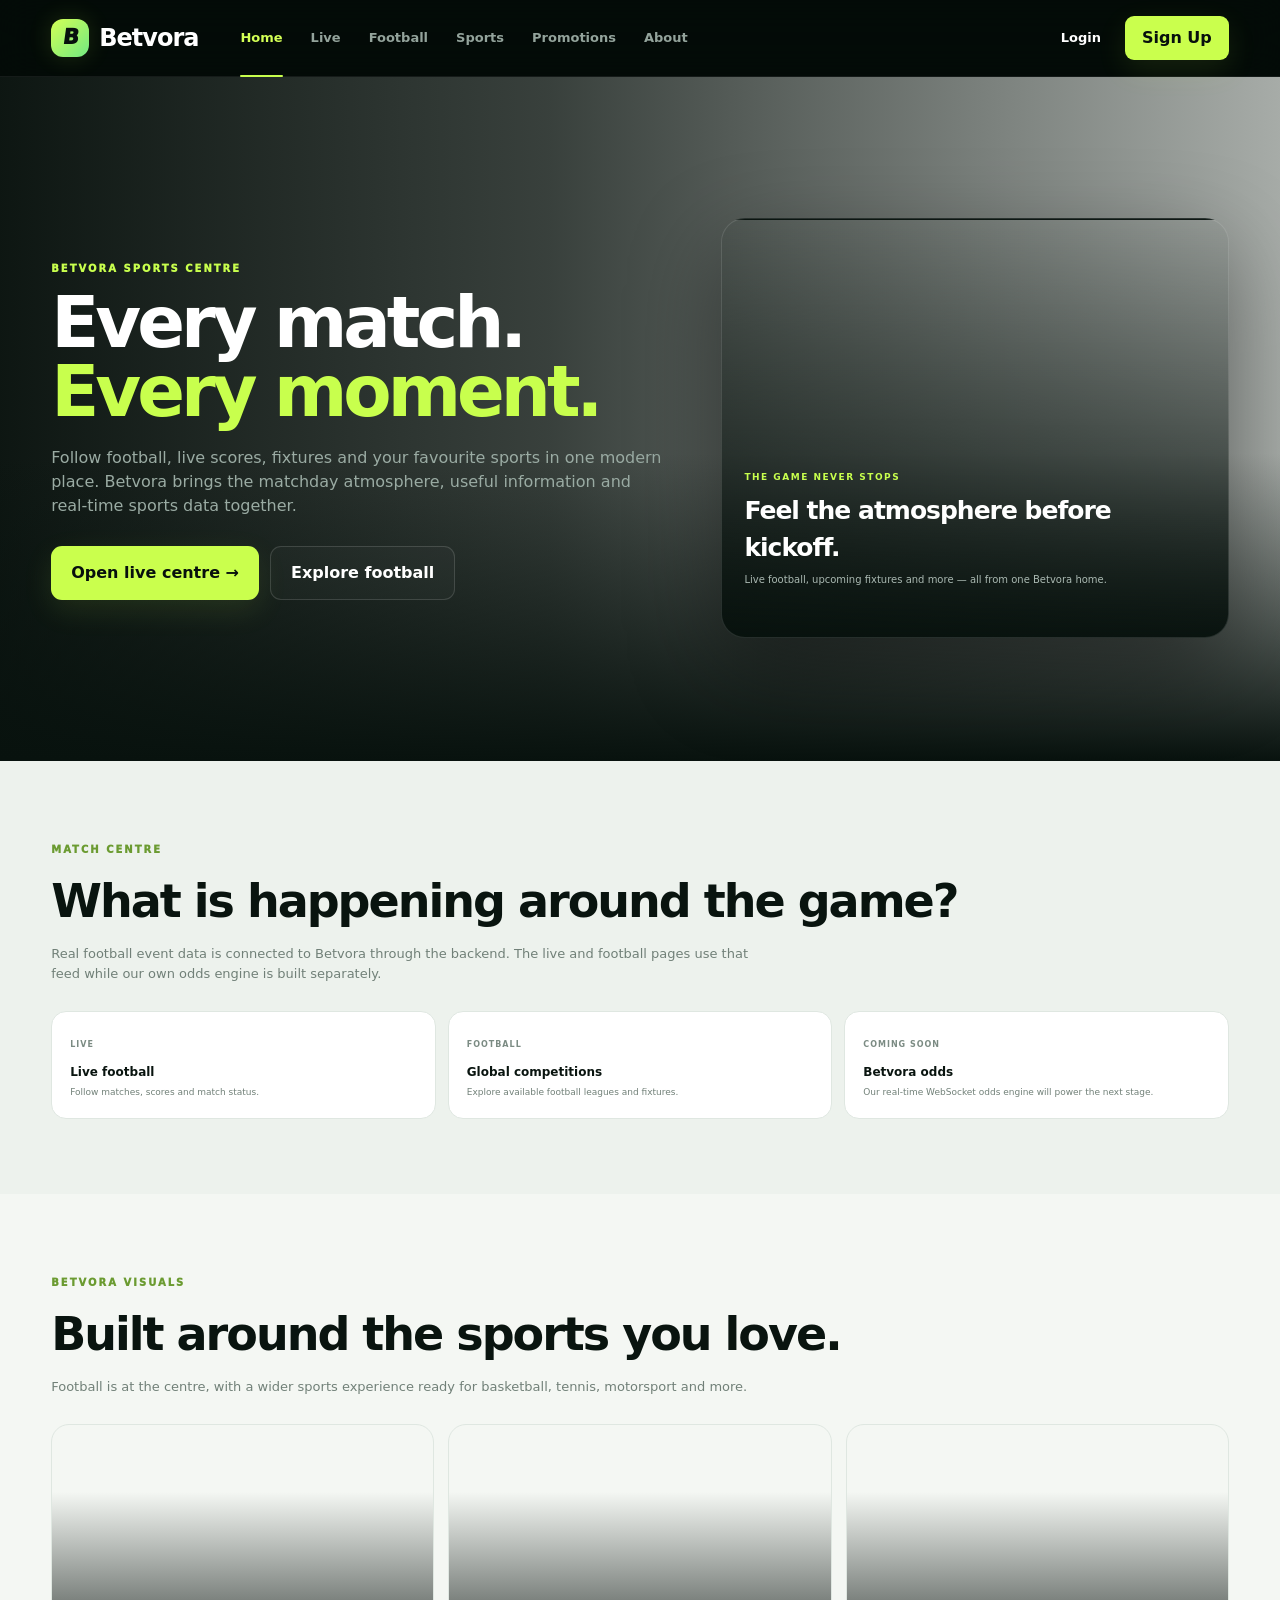
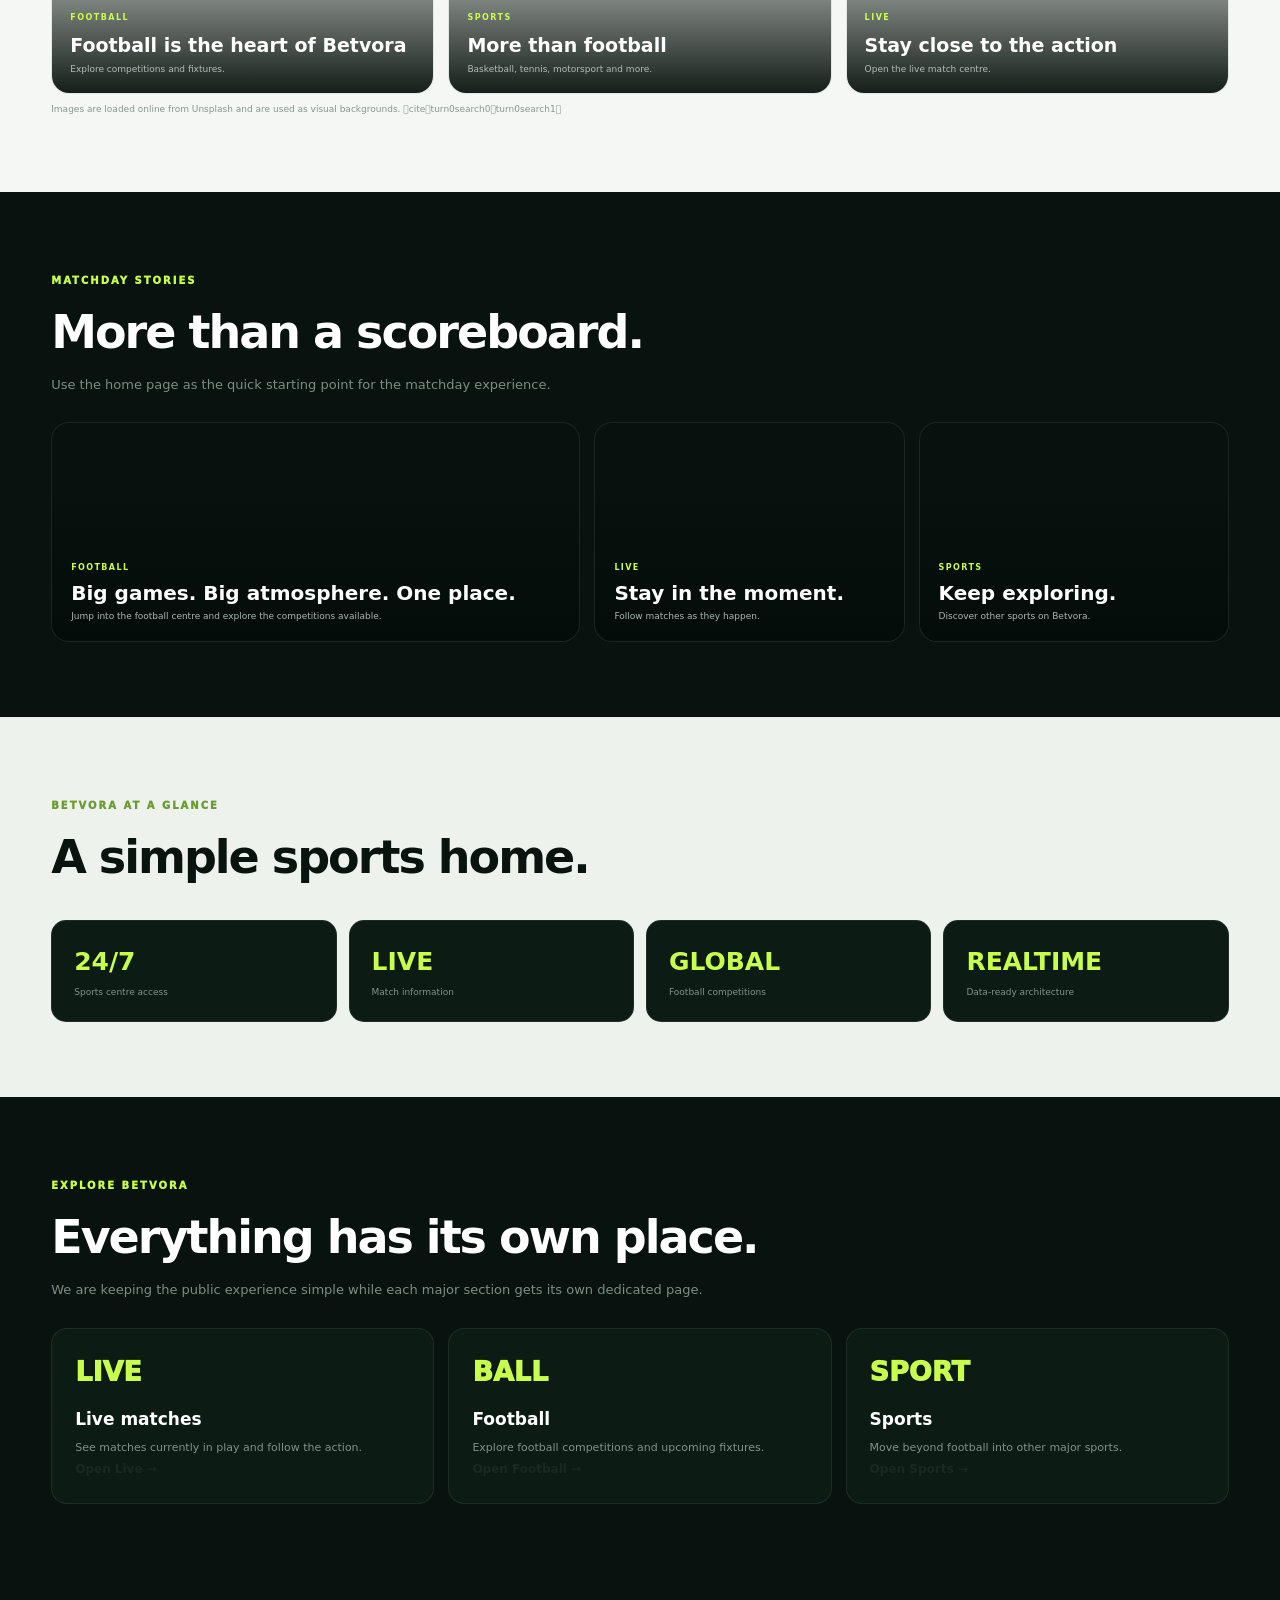
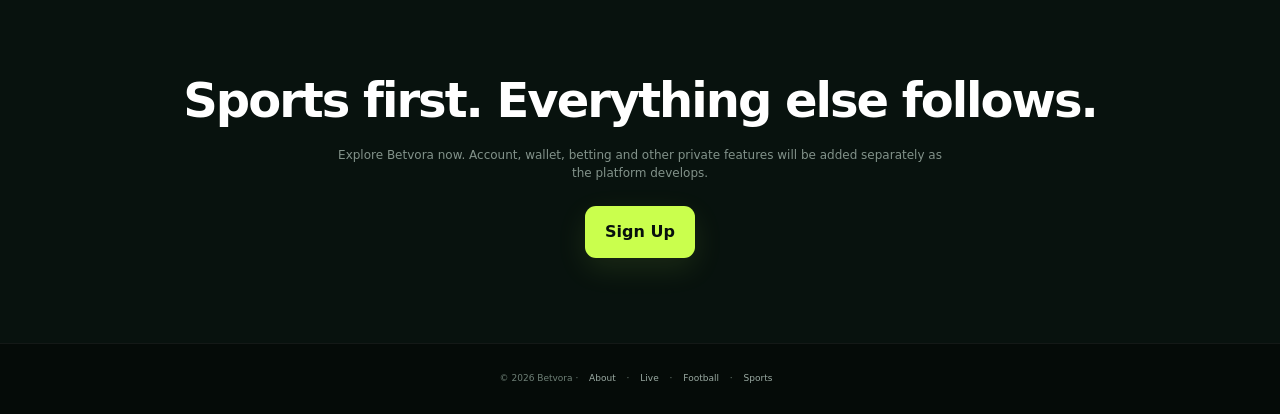
<file: index.html>
<!DOCTYPE html>
<html lang="en">
<head>
<meta charset="UTF-8">
<meta name="viewport" content="width=device-width, initial-scale=1.0">
<meta name="description" content="Betvora — modern live sports, football and match centre.">
<meta name="theme-color" content="#06110d">
<link rel="icon" type="image/svg+xml" href="favicon.svg">
<link rel="stylesheet" href="style.css">
<link rel="stylesheet" href="pages.css">
<title>Betvora — Home</title>
<style>
.home-hero{position:relative;overflow:hidden;background-image:linear-gradient(90deg,rgba(4,13,9,.96) 0%,rgba(4,13,9,.78) 43%,rgba(4,13,9,.32) 100%),url('https://images.unsplash.com/photo-1508098682722-e99c43a406b2?auto=format&fit=crop&w=2000&q=85');background-size:cover;background-position:center}.home-hero:after{content:"";position:absolute;inset:0;background:linear-gradient(180deg,transparent 55%,#08120e 100%);pointer-events:none}.home-hero>.container{position:relative;z-index:1}.home-visual{min-height:420px;border-radius:24px;overflow:hidden;position:relative;background-image:linear-gradient(180deg,rgba(6,16,12,.08),rgba(6,16,12,.94)),url('https://images.unsplash.com/photo-1579952363873-27f3bade9f55?auto=format&fit=crop&w=1200&q=85');background-size:cover;background-position:center;box-shadow:0 30px 90px rgba(0,0,0,.4);border:1px solid rgba(255,255,255,.12)}.home-visual-content{position:absolute;left:22px;right:22px;bottom:22px}.home-visual-content span{font-size:9px;color:#c8ff4d;font-weight:900;letter-spacing:1.5px}.home-visual-content h3{color:#fff;font-size:25px;letter-spacing:-1px;margin-top:5px}.home-visual-content p{color:#aab9b2;font-size:10px;margin-top:5px}.home-image-grid{display:grid;grid-template-columns:repeat(3,1fr);gap:14px}.home-image-card{height:270px;border-radius:18px;overflow:hidden;position:relative;background-size:cover;background-position:center;border:1px solid #dfe7e1;text-decoration:none}.home-image-card:after{content:"";position:absolute;inset:0;background:linear-gradient(180deg,transparent 25%,rgba(3,12,8,.92) 100%)}.home-image-card:nth-child(1){background-image:url('https://images.unsplash.com/photo-1553778263-73a83bab9b0c?auto=format&fit=crop&w=1000&q=82')}.home-image-card:nth-child(2){background-image:url('https://images.unsplash.com/photo-1518609878373-06d740f60d8b?auto=format&fit=crop&w=1000&q=82')}.home-image-card:nth-child(3){background-image:url('https://images.unsplash.com/photo-1461896836934-ffe607ba8211?auto=format&fit=crop&w=1000&q=82')}.home-image-card-content{position:absolute;z-index:1;left:18px;right:18px;bottom:17px;color:#fff}.home-image-card-content span{font-size:8px;color:#c8ff4d;font-weight:900;letter-spacing:1.5px}.home-image-card-content h3{font-size:19px;margin-top:4px}.home-image-card-content p{font-size:9px;color:#b1bdb7;margin-top:3px}.home-match-strip{display:grid;grid-template-columns:repeat(3,1fr);gap:12px}.home-match{background:#fff;border:1px solid #dfe7e1;border-radius:15px;padding:18px}.home-match small{color:#7b8b83;font-size:8px;font-weight:900;letter-spacing:1px}.home-match b{display:block;font-size:12px;margin-top:9px}.home-match span{display:block;color:#718078;font-size:9px;margin-top:5px}.home-news-grid{display:grid;grid-template-columns:1.45fr .85fr .85fr;gap:14px}.home-news-card{min-height:220px;border-radius:18px;overflow:hidden;position:relative;background-size:cover;background-position:center;text-decoration:none;border:1px solid rgba(255,255,255,.08)}.home-news-card:after{content:"";position:absolute;inset:0;background:linear-gradient(180deg,rgba(0,0,0,.05) 25%,rgba(3,12,8,.94) 100%)}.home-news-card:nth-child(1){background-image:url('https://images.unsplash.com/photo-1508098682722-e99c43a406b2?auto=format&fit=crop&w=1200&q=82')}.home-news-card:nth-child(2){background-image:url('https://images.unsplash.com/photo-1552674605-db6ffd4facb5?auto=format&fit=crop&w=900&q=82')}.home-news-card:nth-child(3){background-image:url('https://images.unsplash.com/photo-1461896836934-ffe607ba8211?auto=format&fit=crop&w=900&q=82')}.home-news-content{position:absolute;z-index:1;left:19px;right:19px;bottom:18px;color:#fff}.home-news-content span{font-size:8px;color:#c8ff4d;font-weight:900;letter-spacing:1.4px}.home-news-content h3{font-size:20px;line-height:1.1;margin-top:5px}.home-news-content p{font-size:9px;color:#aab8b1;margin-top:6px}.home-stat-row{display:grid;grid-template-columns:repeat(4,1fr);gap:12px}.home-stat{padding:22px;border:1px solid rgba(255,255,255,.08);border-radius:15px;background:#0d1b15}.home-stat strong{display:block;color:#c8ff4d;font-size:25px}.home-stat span{display:block;color:#82938a;font-size:9px;margin-top:5px}.home-image-note{margin-top:9px;color:#87968f;font-size:9px}.home-image-note a{color:#6b9b31}@media(max-width:850px){.home-image-grid,.home-news-grid{grid-template-columns:1fr}.home-match-strip,.home-stat-row{grid-template-columns:1fr 1fr}.home-visual{min-height:320px}}@media(max-width:600px){.home-match-strip,.home-stat-row{grid-template-columns:1fr}.home-hero{background-position:65% center}.home-hero .page-hero-grid{grid-template-columns:1fr}}
</style>
</head>
<body>
<header class="site-header"><div class="container nav-wrap"><a class="brand" href="index.html"><span class="brand-mark"><span>B</span></span><span>Betvora</span></a><nav class="desktop-nav"><a class="active" href="index.html">Home</a><a href="live.html">Live</a><a href="football.html">Football</a><a href="sports.html">Sports</a><a href="promotions.html">Promotions</a><a href="about.html">About</a></nav><div class="nav-actions"><a class="login-btn" href="login.html">Login</a><a class="primary-btn small" href="register.html">Sign Up</a></div><button class="menu-btn" id="menuBtn">☰</button></div><nav class="mobile-nav" id="mobileNav"><a href="index.html">Home</a><a href="live.html">Live</a><a href="football.html">Football</a><a href="sports.html">Sports</a><a href="promotions.html">Promotions</a><a href="about.html">About</a></nav></header>
<main class="page-main">
<section class="page-hero home-hero" style="min-height:76vh;display:grid;align-items:center"><div class="container page-hero-grid"><div><span class="page-kicker">BETVORA SPORTS CENTRE</span><h1>Every match.<br><span>Every moment.</span></h1><p>Follow football, live scores, fixtures and your favourite sports in one modern place. Betvora brings the matchday atmosphere, useful information and real-time sports data together.</p><div class="hero-actions"><a class="primary-btn" href="live.html">Open live centre →</a><a class="ghost-btn" href="football.html">Explore football</a></div></div><div class="home-visual"><div class="home-visual-content"><span>THE GAME NEVER STOPS</span><h3>Feel the atmosphere before kickoff.</h3><p>Live football, upcoming fixtures and more — all from one Betvora home.</p></div></div></div></section>
<section class="page-section alt"><div class="container"><div class="page-heading"><span class="page-kicker">MATCH CENTRE</span><h2>What is happening around the game?</h2><p>Real football event data is connected to Betvora through the backend. The live and football pages use that feed while our own odds engine is built separately.</p></div><div class="home-match-strip"><div class="home-match"><small>LIVE</small><b>Live football</b><span>Follow matches, scores and match status.</span></div><div class="home-match"><small>FOOTBALL</small><b>Global competitions</b><span>Explore available football leagues and fixtures.</span></div><div class="home-match"><small>COMING SOON</small><b>Betvora odds</b><span>Our real-time WebSocket odds engine will power the next stage.</span></div></div></div></section>
<section class="page-section"><div class="container"><div class="page-heading"><span class="page-kicker">BETVORA VISUALS</span><h2>Built around the sports you love.</h2><p>Football is at the centre, with a wider sports experience ready for basketball, tennis, motorsport and more.</p></div><div class="home-image-grid"><a class="home-image-card" href="football.html"><div class="home-image-card-content"><span>FOOTBALL</span><h3>Football is the heart of Betvora</h3><p>Explore competitions and fixtures.</p></div></a><a class="home-image-card" href="sports.html"><div class="home-image-card-content"><span>SPORTS</span><h3>More than football</h3><p>Basketball, tennis, motorsport and more.</p></div></a><a class="home-image-card" href="live.html"><div class="home-image-card-content"><span>LIVE</span><h3>Stay close to the action</h3><p>Open the live match centre.</p></div></a></div><p class="home-image-note">Images are loaded online from Unsplash and are used as visual backgrounds. citeturn0search0turn0search1</p></div></section>
<section class="page-section dark"><div class="container"><div class="page-heading"><span class="page-kicker">MATCHDAY STORIES</span><h2>More than a scoreboard.</h2><p>Use the home page as the quick starting point for the matchday experience.</p></div><div class="home-news-grid"><a class="home-news-card" href="football.html"><div class="home-news-content"><span>FOOTBALL</span><h3>Big games. Big atmosphere. One place.</h3><p>Jump into the football centre and explore the competitions available.</p></div></a><a class="home-news-card" href="live.html"><div class="home-news-content"><span>LIVE</span><h3>Stay in the moment.</h3><p>Follow matches as they happen.</p></div></a><a class="home-news-card" href="sports.html"><div class="home-news-content"><span>SPORTS</span><h3>Keep exploring.</h3><p>Discover other sports on Betvora.</p></div></a></div></div></section>
<section class="page-section alt"><div class="container"><div class="page-heading"><span class="page-kicker">BETVORA AT A GLANCE</span><h2>A simple sports home.</h2></div><div class="home-stat-row"><div class="home-stat"><strong>24/7</strong><span>Sports centre access</span></div><div class="home-stat"><strong>LIVE</strong><span>Match information</span></div><div class="home-stat"><strong>GLOBAL</strong><span>Football competitions</span></div><div class="home-stat"><strong>REALTIME</strong><span>Data-ready architecture</span></div></div></div></section>
<section class="page-section dark"><div class="container"><div class="page-heading"><span class="page-kicker">EXPLORE BETVORA</span><h2>Everything has its own place.</h2><p>We are keeping the public experience simple while each major section gets its own dedicated page.</p></div><div class="card-grid"><article class="info-card"><div class="info-number">LIVE</div><h3>Live matches</h3><p>See matches currently in play and follow the action.</p><a class="text-link" href="live.html">Open Live →</a></article><article class="info-card"><div class="info-number">BALL</div><h3>Football</h3><p>Explore football competitions and upcoming fixtures.</p><a class="text-link" href="football.html">Open Football →</a></article><article class="info-card"><div class="info-number">SPORT</div><h3>Sports</h3><p>Move beyond football into other major sports.</p><a class="text-link" href="sports.html">Open Sports →</a></article></div></div></section>
<section class="page-cta"><div class="container"><h2>Sports first. Everything else follows.</h2><p>Explore Betvora now. Account, wallet, betting and other private features will be added separately as the platform develops.</p><a class="primary-btn" href="register.html">Sign Up</a></div></section>
</main>
<footer class="simple-footer">© 2026 Betvora · <a href="about.html">About</a> · <a href="live.html">Live</a> · <a href="football.html">Football</a> · <a href="sports.html">Sports</a></footer>
<script src="script.js"></script>
</body></html>
</file>
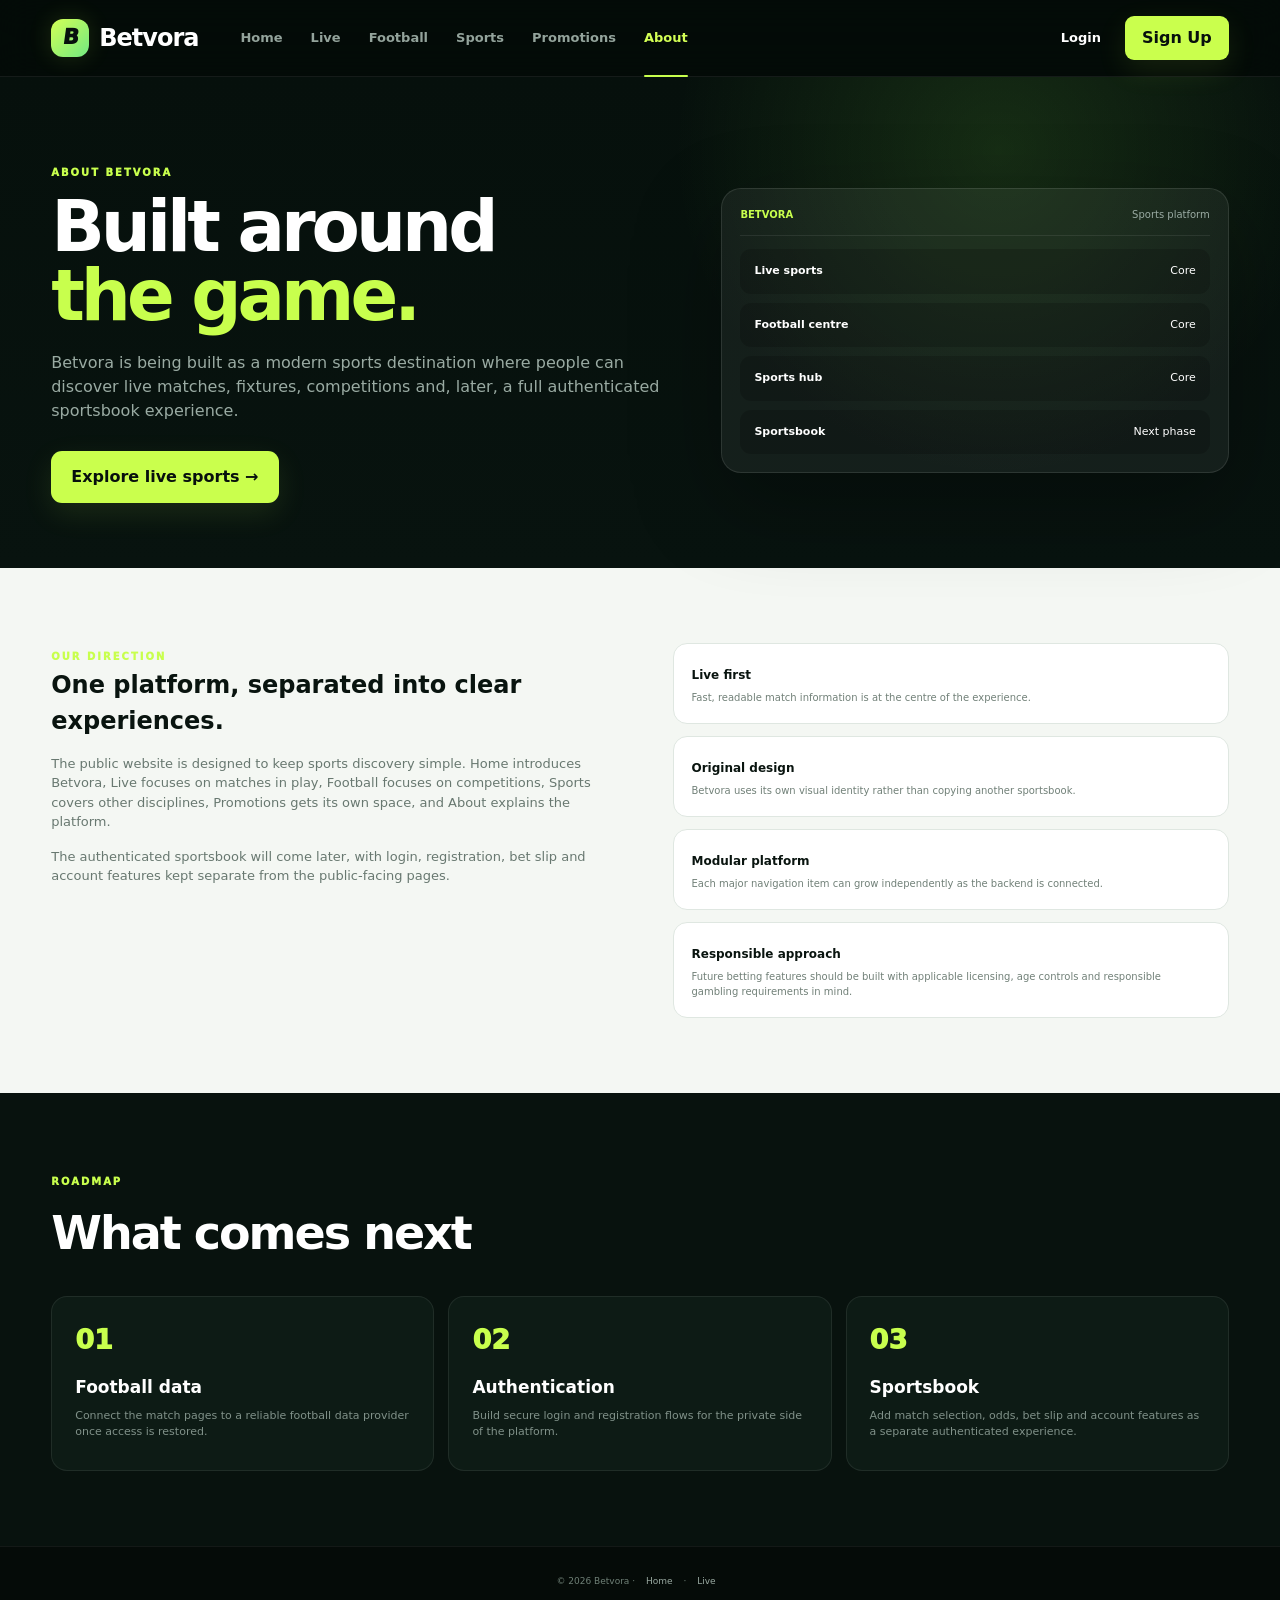
<file: about.html>
<!DOCTYPE html>
<html lang="en"><head><meta charset="UTF-8"><meta name="viewport" content="width=device-width, initial-scale=1.0"><meta name="description" content="About Betvora — the sports and match centre platform."><link rel="icon" href="favicon.svg"><link rel="stylesheet" href="style.css"><link rel="stylesheet" href="pages.css"><title>Betvora — About</title></head>
<body><header class="site-header"><div class="container nav-wrap"><a class="brand" href="index.html"><span class="brand-mark"><span>B</span></span><span>Betvora</span></a><nav class="desktop-nav"><a href="index.html">Home</a><a href="live.html">Live</a><a href="football.html">Football</a><a href="sports.html">Sports</a><a href="promotions.html">Promotions</a><a class="active" href="about.html">About</a></nav><div class="nav-actions"><a class="login-btn" href="login.html">Login</a><a class="primary-btn small" href="register.html">Sign Up</a></div><button class="menu-btn" id="menuBtn">☰</button></div><nav class="mobile-nav" id="mobileNav"><a href="index.html">Home</a><a href="live.html">Live</a><a href="football.html">Football</a><a href="sports.html">Sports</a><a href="promotions.html">Promotions</a><a href="about.html">About</a></nav></header>
<main class="page-main"><section class="page-hero"><div class="container page-hero-grid"><div><span class="page-kicker">ABOUT BETVORA</span><h1>Built around<br><span>the game.</span></h1><p>Betvora is being built as a modern sports destination where people can discover live matches, fixtures, competitions and, later, a full authenticated sportsbook experience.</p><a class="primary-btn" href="live.html">Explore live sports →</a></div><div class="page-panel"><div class="page-panel-title"><b>BETVORA</b><span>Sports platform</span></div><div class="page-list"><div class="page-list-row"><strong>Live sports</strong><span>Core</span></div><div class="page-list-row"><strong>Football centre</strong><span>Core</span></div><div class="page-list-row"><strong>Sports hub</strong><span>Core</span></div><div class="page-list-row"><strong>Sportsbook</strong><span>Next phase</span></div></div></div></div></section>
<section class="page-section"><div class="container about-grid"><div class="about-copy"><span class="page-kicker">OUR DIRECTION</span><h2>One platform, separated into clear experiences.</h2><p>The public website is designed to keep sports discovery simple. Home introduces Betvora, Live focuses on matches in play, Football focuses on competitions, Sports covers other disciplines, Promotions gets its own space, and About explains the platform.</p><p>The authenticated sportsbook will come later, with login, registration, bet slip and account features kept separate from the public-facing pages.</p></div><div class="value-list"><div class="value-item"><b>Live first</b><p>Fast, readable match information is at the centre of the experience.</p></div><div class="value-item"><b>Original design</b><p>Betvora uses its own visual identity rather than copying another sportsbook.</p></div><div class="value-item"><b>Modular platform</b><p>Each major navigation item can grow independently as the backend is connected.</p></div><div class="value-item"><b>Responsible approach</b><p>Future betting features should be built with applicable licensing, age controls and responsible gambling requirements in mind.</p></div></div></div></section>
<section class="page-section dark"><div class="container"><div class="page-heading"><span class="page-kicker">ROADMAP</span><h2>What comes next</h2></div><div class="card-grid"><article class="info-card"><div class="info-number">01</div><h3>Football data</h3><p>Connect the match pages to a reliable football data provider once access is restored.</p></article><article class="info-card"><div class="info-number">02</div><h3>Authentication</h3><p>Build secure login and registration flows for the private side of the platform.</p></article><article class="info-card"><div class="info-number">03</div><h3>Sportsbook</h3><p>Add match selection, odds, bet slip and account features as a separate authenticated experience.</p></article></div></div></section></main><footer class="simple-footer">© 2026 Betvora · <a href="index.html">Home</a> · <a href="live.html">Live</a></footer><script src="script.js"></script></body></html>
</file>
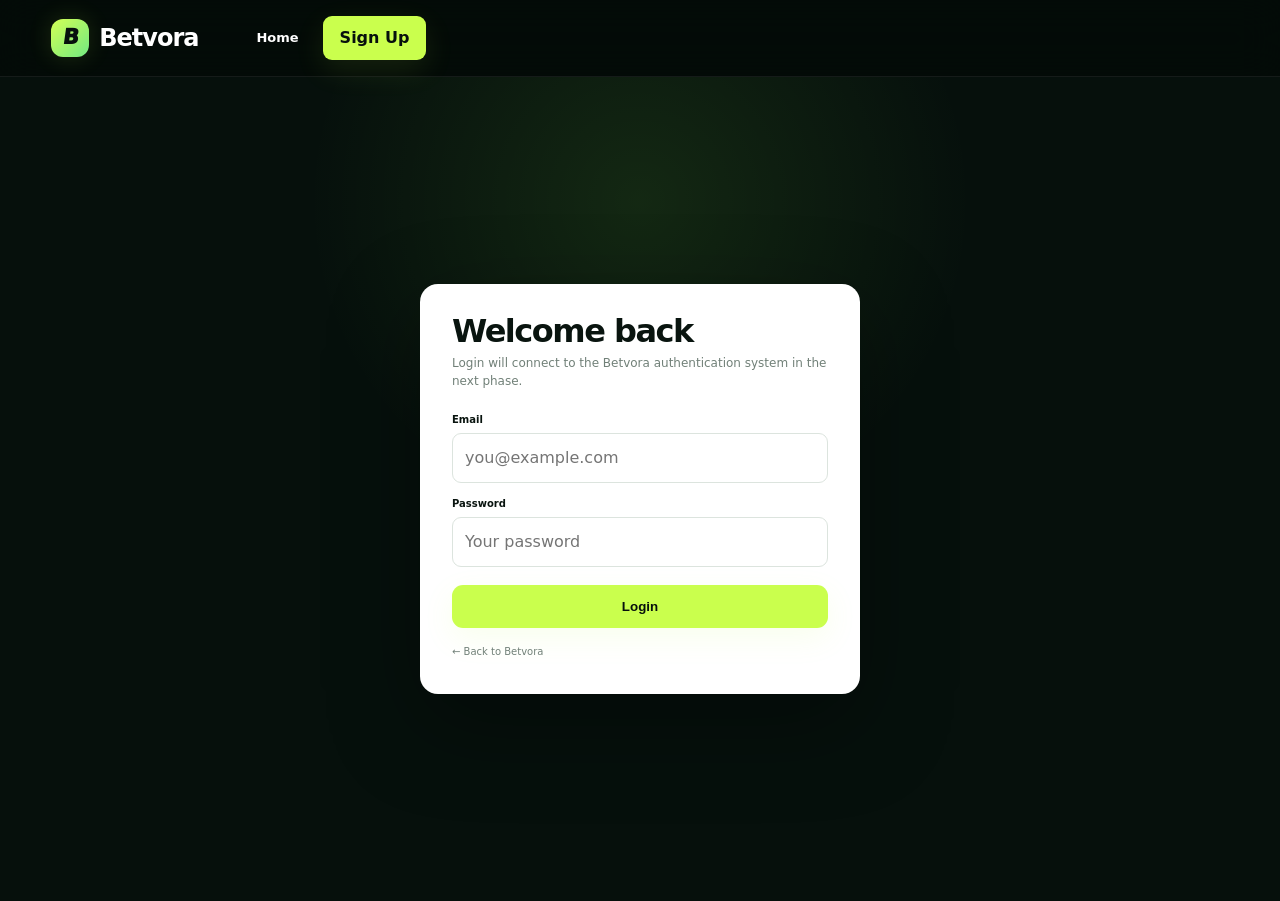
<file: login.html>
<!DOCTYPE html><html lang="en"><head><meta charset="UTF-8"><meta name="viewport" content="width=device-width, initial-scale=1.0"><link rel="icon" href="favicon.svg"><link rel="stylesheet" href="style.css"><link rel="stylesheet" href="pages.css"><title>Betvora — Login</title></head><body><header class="site-header"><div class="container nav-wrap"><a class="brand" href="index.html"><span class="brand-mark"><span>B</span></span><span>Betvora</span></a><div class="nav-actions"><a class="login-btn" href="index.html">Home</a><a class="primary-btn small" href="register.html">Sign Up</a></div></div></header><main class="auth-page"><form class="auth-card"><h1>Welcome back</h1><p>Login will connect to the Betvora authentication system in the next phase.</p><label>Email</label><input type="email" placeholder="you@example.com"><label>Password</label><input type="password" placeholder="Your password"><button class="primary-btn" type="button">Login</button><a class="auth-back" href="index.html">← Back to Betvora</a></form></main></body></html>
</file>
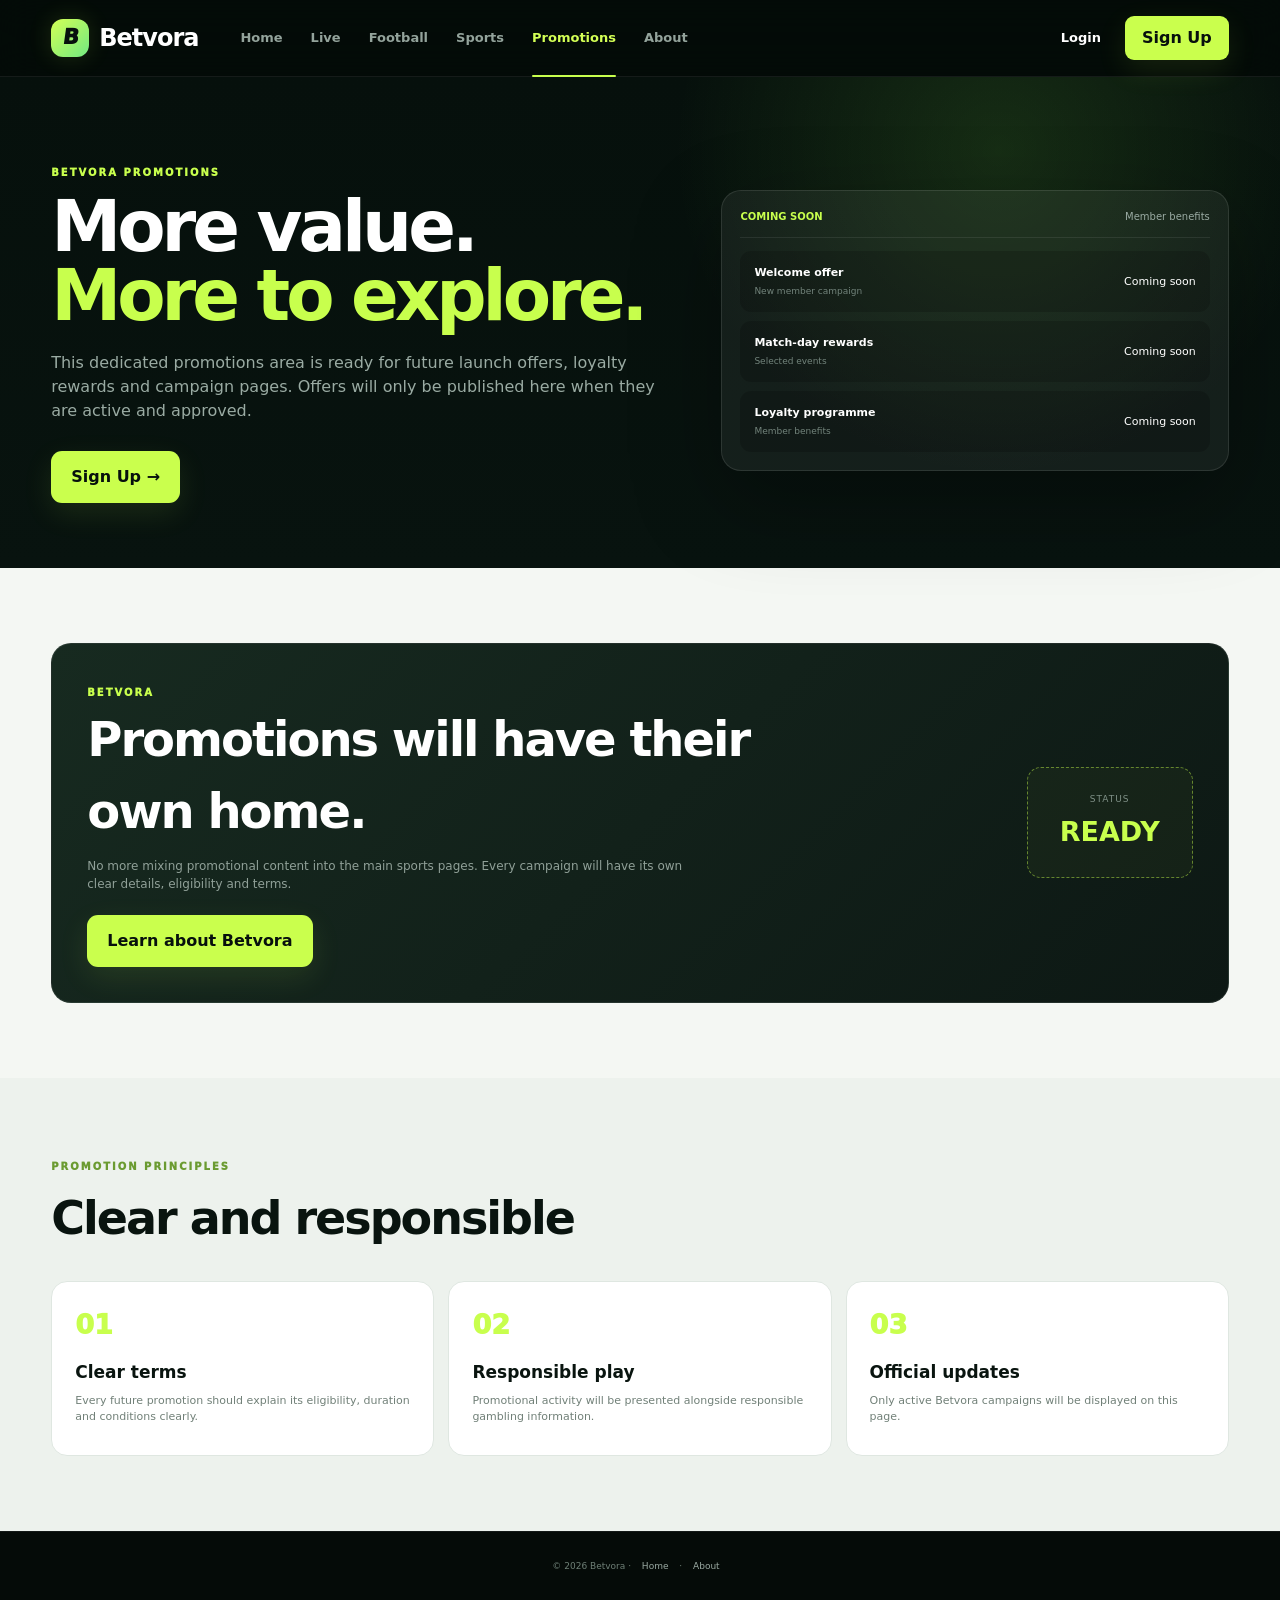
<file: promotions.html>
<!DOCTYPE html>
<html lang="en"><head><meta charset="UTF-8"><meta name="viewport" content="width=device-width, initial-scale=1.0"><meta name="description" content="Betvora Promotions — offers and member benefits."><link rel="icon" href="favicon.svg"><link rel="stylesheet" href="style.css"><link rel="stylesheet" href="pages.css"><title>Betvora — Promotions</title></head>
<body><header class="site-header"><div class="container nav-wrap"><a class="brand" href="index.html"><span class="brand-mark"><span>B</span></span><span>Betvora</span></a><nav class="desktop-nav"><a href="index.html">Home</a><a href="live.html">Live</a><a href="football.html">Football</a><a href="sports.html">Sports</a><a class="active" href="promotions.html">Promotions</a><a href="about.html">About</a></nav><div class="nav-actions"><a class="login-btn" href="login.html">Login</a><a class="primary-btn small" href="register.html">Sign Up</a></div><button class="menu-btn" id="menuBtn">☰</button></div><nav class="mobile-nav" id="mobileNav"><a href="index.html">Home</a><a href="live.html">Live</a><a href="football.html">Football</a><a href="sports.html">Sports</a><a href="promotions.html">Promotions</a><a href="about.html">About</a></nav></header>
<main class="page-main"><section class="page-hero"><div class="container page-hero-grid"><div><span class="page-kicker">BETVORA PROMOTIONS</span><h1>More value.<br><span>More to explore.</span></h1><p>This dedicated promotions area is ready for future launch offers, loyalty rewards and campaign pages. Offers will only be published here when they are active and approved.</p><a class="primary-btn" href="register.html">Sign Up →</a></div><div class="page-panel"><div class="page-panel-title"><b>COMING SOON</b><span>Member benefits</span></div><div class="page-list"><div class="page-list-row"><div><strong>Welcome offer</strong><small>New member campaign</small></div><span>Coming soon</span></div><div class="page-list-row"><div><strong>Match-day rewards</strong><small>Selected events</small></div><span>Coming soon</span></div><div class="page-list-row"><div><strong>Loyalty programme</strong><small>Member benefits</small></div><span>Coming soon</span></div></div></div></div></section>
<section class="page-section"><div class="container"><div class="promo-banner"><div><span class="page-kicker">BETVORA</span><h2>Promotions will have their own home.</h2><p>No more mixing promotional content into the main sports pages. Every campaign will have its own clear details, eligibility and terms.</p><a class="primary-btn" href="about.html">Learn about Betvora</a></div><div class="promo-code"><span>STATUS</span><strong>READY</strong></div></div></div></section>
<section class="page-section alt"><div class="container"><div class="page-heading"><span class="page-kicker">PROMOTION PRINCIPLES</span><h2>Clear and responsible</h2></div><div class="card-grid"><article class="info-card"><div class="info-number">01</div><h3>Clear terms</h3><p>Every future promotion should explain its eligibility, duration and conditions clearly.</p></article><article class="info-card"><div class="info-number">02</div><h3>Responsible play</h3><p>Promotional activity will be presented alongside responsible gambling information.</p></article><article class="info-card"><div class="info-number">03</div><h3>Official updates</h3><p>Only active Betvora campaigns will be displayed on this page.</p></article></div></div></section></main><footer class="simple-footer">© 2026 Betvora · <a href="index.html">Home</a> · <a href="about.html">About</a></footer><script src="script.js"></script></body></html>
</file>
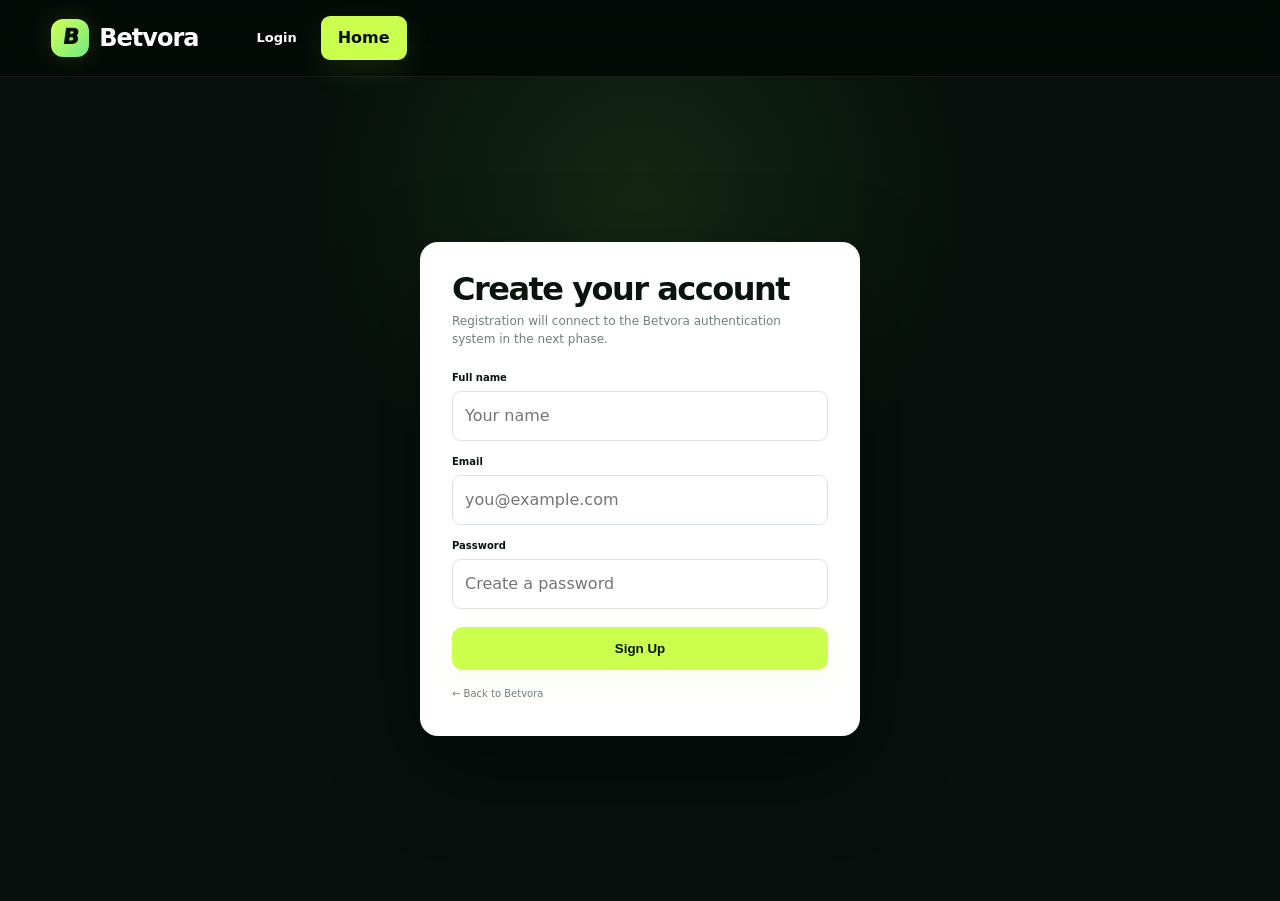
<file: register.html>
<!DOCTYPE html><html lang="en"><head><meta charset="UTF-8"><meta name="viewport" content="width=device-width, initial-scale=1.0"><link rel="icon" href="favicon.svg"><link rel="stylesheet" href="style.css"><link rel="stylesheet" href="pages.css"><title>Betvora — Sign Up</title></head><body><header class="site-header"><div class="container nav-wrap"><a class="brand" href="index.html"><span class="brand-mark"><span>B</span></span><span>Betvora</span></a><div class="nav-actions"><a class="login-btn" href="login.html">Login</a><a class="primary-btn small" href="index.html">Home</a></div></div></header><main class="auth-page"><form class="auth-card"><h1>Create your account</h1><p>Registration will connect to the Betvora authentication system in the next phase.</p><label>Full name</label><input type="text" placeholder="Your name"><label>Email</label><input type="email" placeholder="you@example.com"><label>Password</label><input type="password" placeholder="Create a password"><button class="primary-btn" type="button">Sign Up</button><a class="auth-back" href="index.html">← Back to Betvora</a></form></main></body></html>
</file>
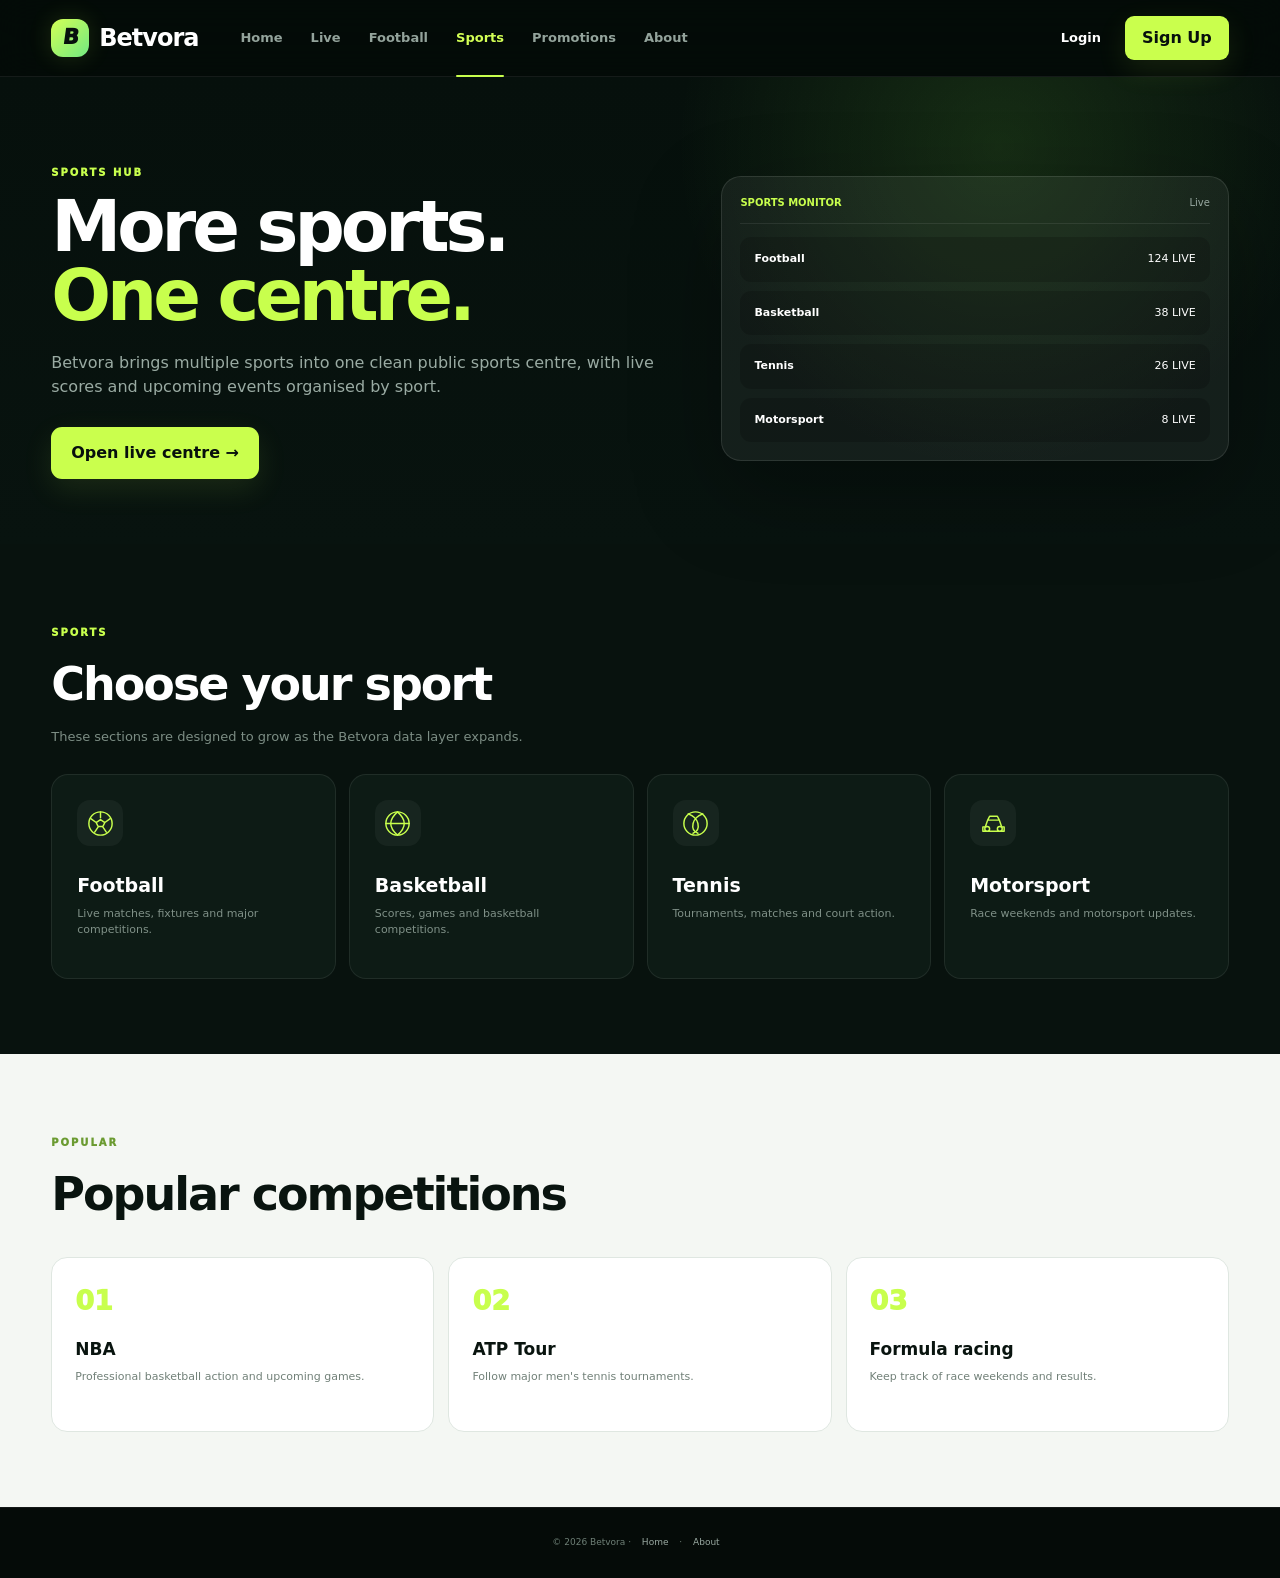
<file: sports.html>
<!DOCTYPE html>
<html lang="en"><head><meta charset="UTF-8"><meta name="viewport" content="width=device-width, initial-scale=1.0"><meta name="description" content="Betvora Sports — football, basketball, tennis and motorsport coverage."><link rel="icon" href="favicon.svg"><link rel="stylesheet" href="style.css"><link rel="stylesheet" href="pages.css"><title>Betvora — Sports</title></head>
<body><header class="site-header"><div class="container nav-wrap"><a class="brand" href="index.html"><span class="brand-mark"><span>B</span></span><span>Betvora</span></a><nav class="desktop-nav"><a href="index.html">Home</a><a href="live.html">Live</a><a href="football.html">Football</a><a class="active" href="sports.html">Sports</a><a href="promotions.html">Promotions</a><a href="about.html">About</a></nav><div class="nav-actions"><a class="login-btn" href="login.html">Login</a><a class="primary-btn small" href="register.html">Sign Up</a></div><button class="menu-btn" id="menuBtn">☰</button></div><nav class="mobile-nav" id="mobileNav"><a href="index.html">Home</a><a href="live.html">Live</a><a href="football.html">Football</a><a href="sports.html">Sports</a><a href="promotions.html">Promotions</a><a href="about.html">About</a></nav></header>
<main class="page-main"><section class="page-hero"><div class="container page-hero-grid"><div><span class="page-kicker">SPORTS HUB</span><h1>More sports.<br><span>One centre.</span></h1><p>Betvora brings multiple sports into one clean public sports centre, with live scores and upcoming events organised by sport.</p><a class="primary-btn" href="live.html">Open live centre →</a></div><div class="page-panel"><div class="page-panel-title"><b>SPORTS MONITOR</b><span>Live</span></div><div class="page-list"><div class="page-list-row"><strong>Football</strong><span>124 LIVE</span></div><div class="page-list-row"><strong>Basketball</strong><span>38 LIVE</span></div><div class="page-list-row"><strong>Tennis</strong><span>26 LIVE</span></div><div class="page-list-row"><strong>Motorsport</strong><span>8 LIVE</span></div></div></div></div></section>
<section class="page-section dark"><div class="container"><div class="page-heading"><span class="page-kicker">SPORTS</span><h2>Choose your sport</h2><p>These sections are designed to grow as the Betvora data layer expands.</p></div><div class="sport-page-grid"><article class="sport-page-card"><span class="sport-icon football-icon"><svg viewBox="0 0 64 64"><circle cx="32" cy="32" r="24"/><path d="M32 8v12M12 22l11 8M52 22 41 30M20 50l8-12h8l8 12M23 30l4 8h10l4-8-9-6z"/></svg></span><h3>Football</h3><p>Live matches, fixtures and major competitions.</p></article><article class="sport-page-card"><span class="sport-icon basketball-icon"><svg viewBox="0 0 64 64"><circle cx="32" cy="32" r="24"/><path d="M8 32h48M32 8c9 8 14 15 14 24s-5 16-14 24M32 8c-9 8-14 15-14 24s5 16 14 24"/></svg></span><h3>Basketball</h3><p>Scores, games and basketball competitions.</p></article><article class="sport-page-card"><span class="sport-icon tennis-icon"><svg viewBox="0 0 64 64"><circle cx="32" cy="32" r="24"/><path d="M17 12c11 4 18 11 20 20s-1 17-10 20M47 12c-11 4-18 11-20 20s1 17 10 20"/></svg></span><h3>Tennis</h3><p>Tournaments, matches and court action.</p></article><article class="sport-page-card"><span class="sport-icon motors-icon"><svg viewBox="0 0 64 64"><path d="M10 39h5l5-14h24l5 14h5v9H10zM20 25l4-8h16l4 8M19 48a5 5 0 1 0 0-10 5 5 0 0 0 0 10M45 48a5 5 0 1 0 0-10 5 5 0 0 0 0 10"/></svg></span><h3>Motorsport</h3><p>Race weekends and motorsport updates.</p></article></div></div></section>
<section class="page-section"><div class="container"><div class="page-heading"><span class="page-kicker">POPULAR</span><h2>Popular competitions</h2></div><div class="card-grid"><article class="info-card"><div class="info-number">01</div><h3>NBA</h3><p>Professional basketball action and upcoming games.</p></article><article class="info-card"><div class="info-number">02</div><h3>ATP Tour</h3><p>Follow major men's tennis tournaments.</p></article><article class="info-card"><div class="info-number">03</div><h3>Formula racing</h3><p>Keep track of race weekends and results.</p></article></div></div></section></main><footer class="simple-footer">© 2026 Betvora · <a href="index.html">Home</a> · <a href="about.html">About</a></footer><script src="script.js"></script></body></html>
</file>
<file: style.css>
*{box-sizing:border-box;margin:0;padding:0}html{scroll-behavior:smooth}body{font-family:Inter,ui-sans-serif,system-ui,-apple-system,BlinkMacSystemFont,"Segoe UI",sans-serif;background:#06100c;color:#f5f7f6;line-height:1.5}.container{width:min(1240px,92%);margin:auto}.site-header{position:sticky;top:0;z-index:50;background:rgba(4,11,8,.94);backdrop-filter:blur(20px);border-bottom:1px solid rgba(255,255,255,.07)}.nav-wrap{height:76px;display:flex;align-items:center;gap:42px}.brand{display:flex;align-items:center;gap:10px;color:#fff;text-decoration:none;font-weight:900;font-size:24px;letter-spacing:-1px}.brand-mark{position:relative;display:grid;place-items:center;width:38px;height:38px;border-radius:12px;background:linear-gradient(135deg,#d3ff55,#72e982);color:#07100d;font-weight:1000;overflow:hidden;box-shadow:0 0 24px rgba(200,255,77,.14)}.brand-mark span{font-size:21px;transform:skew(-8deg)}.desktop-nav{display:flex;gap:28px;margin-right:auto}.desktop-nav a,.mobile-nav a{position:relative;color:#93a39b;text-decoration:none;font-size:13px;font-weight:700;transition:.2s}.desktop-nav a:hover,.desktop-nav a.active,.mobile-nav a:hover{color:#d3ff55}.desktop-nav a.active:after{content:"";position:absolute;left:0;right:0;bottom:-29px;height:2px;background:#c8ff4d;border-radius:3px}.nav-actions{display:flex;align-items:center;gap:8px}.login-btn{color:#fff;text-decoration:none;padding:11px 16px;font-weight:800;font-size:13px}.primary-btn,.ghost-btn{display:inline-flex;align-items:center;justify-content:center;gap:12px;border-radius:11px;text-decoration:none;font-weight:850;padding:14px 20px;transition:transform .2s,box-shadow .2s,opacity .2s}.primary-btn{background:#caff4d;color:#07100d;box-shadow:0 10px 30px rgba(200,255,77,.1)}.primary-btn:hover{transform:translateY(-2px);box-shadow:0 14px 34px rgba(200,255,77,.18)}.primary-btn.small{padding:10px 17px;border-radius:9px}.ghost-btn{border:1px solid rgba(255,255,255,.14);color:#fff;background:rgba(255,255,255,.025)}.ghost-btn:hover{transform:translateY(-2px);border-color:rgba(200,255,77,.35)}.menu-btn{display:none;background:none;border:0;color:#fff;font-size:26px}.mobile-nav{display:none;padding:14px 4%;border-top:1px solid rgba(255,255,255,.06)}.mobile-nav.open{display:flex;flex-direction:column;gap:15px}.hero{position:relative;overflow:hidden;padding:105px 0 88px;background:radial-gradient(circle at 82% 28%,rgba(139,255,79,.13),transparent 31%),radial-gradient(circle at 20% 85%,rgba(61,140,91,.08),transparent 30%),linear-gradient(180deg,#06100c,#08130f)}.hero:before{content:"";position:absolute;inset:0;background-image:linear-gradient(rgba(255,255,255,.018) 1px,transparent 1px),linear-gradient(90deg,rgba(255,255,255,.018) 1px,transparent 1px);background-size:50px 50px;mask-image:linear-gradient(to bottom,black,transparent 85%);pointer-events:none}.hero-grid{position:relative;display:grid;grid-template-columns:1fr 1fr;gap:65px;align-items:center}.eyebrow,.section-kicker{color:#c8ff4d;font-size:11px;font-weight:950;letter-spacing:1.9px}.eyebrow{display:flex;align-items:center;gap:9px;margin-bottom:18px}.pulse{width:8px;height:8px;border-radius:50%;background:#c8ff4d;box-shadow:0 0 0 6px rgba(200,255,77,.08),0 0 18px rgba(200,255,77,.35)}h1{font-size:clamp(52px,6vw,82px);line-height:.98;letter-spacing:-4.8px;max-width:690px}h1 span{color:#c8ff4d}.hero-copy>p{max-width:600px;color:#9aaba3;font-size:17px;margin:25px 0 30px}.hero-actions{display:flex;gap:11px;flex-wrap:wrap}.hero-actions.centered{justify-content:center}.trust-row{display:flex;gap:20px;flex-wrap:wrap;color:#71827a;font-size:11px;margin-top:25px}.monitor-shell{border:1px solid rgba(255,255,255,.1);background:linear-gradient(145deg,rgba(255,255,255,.08),rgba(255,255,255,.025));border-radius:22px;padding:16px;box-shadow:0 30px 100px rgba(0,0,0,.35);position:relative}.monitor-shell:after{content:"";position:absolute;inset:15% -12% -15%;background:rgba(200,255,77,.06);filter:blur(60px);z-index:-1}.monitor-top{display:flex;justify-content:space-between;align-items:center;padding:4px 4px 15px;color:#9eada7;font-size:11px}.monitor-top b{color:#fff;margin-left:5px}.live-dot,.live-label{color:#c8ff4d;font-weight:950}.monitor-time{color:#66766e}.monitor-tabs{display:flex;gap:6px;border-bottom:1px solid rgba(255,255,255,.07);padding-bottom:11px;overflow:auto}.monitor-tabs span{padding:7px 12px;border-radius:7px;color:#71827a;font-size:10px;font-weight:800;white-space:nowrap}.monitor-tabs .selected{background:#c8ff4d;color:#07100d}.monitor-feature{margin-top:13px;border:1px solid rgba(255,255,255,.07);background:rgba(0,0,0,.16);border-radius:14px;padding:15px}.competition-line,.feed-league{display:flex;justify-content:space-between;gap:10px;color:#71827a;font-size:9px;font-weight:800;letter-spacing:.5px}.status{color:#c8ff4d}.feature-teams{display:grid;grid-template-columns:1fr auto 1fr;gap:10px;align-items:center;text-align:center;padding:28px 8px}.monitor-team{display:flex;flex-direction:column;align-items:center;gap:5px}.monitor-team strong{font-size:13px}.monitor-team small,.big-score span{color:#71827a;font-size:9px}.team-badge{display:grid;place-items:center;width:48px;height:48px;border-radius:50%;background:#e8eee9;color:#0a1511;font-weight:950;font-size:17px;margin-bottom:3px}.team-badge.alt{background:#b8c9ff}.team-badge.red{background:#f08b8b}.team-badge.blue{background:#8db8ff}.big-score{display:flex;flex-direction:column;gap:3px}.big-score strong{font-size:27px;letter-spacing:-1px}.match-events{display:flex;justify-content:center;gap:14px;flex-wrap:wrap;color:#71827a;font-size:9px;border-top:1px solid rgba(255,255,255,.06);padding-top:12px}.monitor-mini-row{display:flex;justify-content:space-between;align-items:center;border-bottom:1px solid rgba(255,255,255,.06);padding:14px 4px 12px;color:#71827a;font-size:9px}.monitor-mini-row:last-child{border-bottom:0;padding-bottom:3px}.monitor-mini-row>div{display:flex;align-items:center;gap:7px}.monitor-mini-row b{color:#dfe6e2;font-size:10px}.monitor-mini-row small{font-size:13px;color:#fff;font-weight:950;margin:0 3px}.mini-live{color:#c8ff4d;font-weight:950;font-size:8px}.ticker{border-top:1px solid rgba(255,255,255,.07);border-bottom:1px solid rgba(255,255,255,.07);background:#0a1611}.ticker-inner{display:flex;align-items:center;gap:30px;overflow:hidden;height:56px;color:#788a82;font-size:11px;white-space:nowrap}.ticker-inner span{font-weight:750}.ticker-inner .ticker-live{color:#c8ff4d;font-weight:950}.section{padding:92px 0;background:#f4f7f3;color:#09140f}.dark-section{background:#08120e;color:#fff}.section-heading{display:flex;align-items:end;justify-content:space-between;margin-bottom:31px}.section-heading h2,.promo-grid h2,.cta h2{font-size:clamp(32px,4vw,49px);line-height:1.05;letter-spacing:-2.4px;margin-top:7px}.section-heading p{color:#718078;font-size:13px;margin-top:8px;max-width:650px}.dark-section .section-heading p{color:#75877e}.text-link{color:#182a22;text-decoration:none;font-weight:850;font-size:12px}.dark-section .text-link{color:#c8ff4d}.monitor-layout{display:grid;grid-template-columns:255px 1fr;gap:17px;align-items:start}.league-panel{background:#fff;border:1px solid #e1e8e3;border-radius:16px;padding:15px;box-shadow:0 8px 30px rgba(14,35,24,.04)}.panel-title{display:flex;justify-content:space-between;align-items:center;color:#8a9992;font-size:9px;font-weight:950;letter-spacing:1px;padding:4px 6px 10px}.panel-title b{color:#84948c;font-size:9px}.league-item{display:flex;align-items:center;gap:10px;padding:11px 9px;border-radius:10px;text-decoration:none;color:#34463d;margin-bottom:3px}.league-item div{display:flex;flex-direction:column}.league-item b{font-size:11px}.league-item small{font-size:9px;color:#85938d}.league-item.active{background:#edf7df;color:#13221b}.league-item.active b{color:#16241d}.panel-divider{height:1px;background:#e5ebe7;margin:13px 5px}.league-link{display:flex;justify-content:space-between;padding:9px 6px;color:#687870;text-decoration:none;font-size:10px;font-weight:750}.league-link b{font-size:15px;color:#9ca9a3}.live-feed{display:flex;flex-direction:column;gap:10px}.feed-header{display:flex;justify-content:space-between;align-items:center;background:#0d1b15;color:#fff;padding:14px 17px;border-radius:12px;border:1px solid rgba(255,255,255,.06);font-size:11px}.feed-header span{color:#7d8e85}.feed-header .live-count{color:#c8ff4d;font-weight:900;font-size:9px}.feed-card{background:#fff;border:1px solid #e1e8e3;border-radius:15px;padding:17px;box-shadow:0 7px 26px rgba(14,35,24,.04)}.feed-league{padding-bottom:13px;border-bottom:1px solid #edf0ee}.feed-league .live-label{font-size:9px}.feed-match{display:grid;grid-template-columns:1fr auto 1fr;gap:15px;align-items:center;text-align:center;padding:22px 12px}.feed-team{display:flex;flex-direction:column;align-items:center;gap:5px}.feed-team b{font-size:12px}.feed-team small{font-size:9px;color:#829089}.feed-score{display:flex;flex-direction:column;gap:3px}.feed-score strong{font-size:22px;letter-spacing:-1px}.feed-score small{font-size:9px;color:#8a9791}.feed-footer{display:flex;justify-content:space-between;align-items:center;gap:12px;flex-wrap:wrap;border-top:1px solid #edf0ee;padding-top:12px;color:#78877f;font-size:9px}.feed-footer button{border:0;background:none;color:#15271f;font-size:9px;font-weight:900;cursor:pointer}.fixture-table{border:1px solid #e0e7e2;border-radius:15px;overflow:hidden;box-shadow:0 8px 35px rgba(14,35,24,.04)}.fixture-row{display:grid;grid-template-columns:1.1fr 2fr .8fr .8fr;align-items:center;gap:15px;padding:18px 20px;border-bottom:1px solid #e7ece9;font-size:11px}.fixture-row:last-child{border-bottom:0}.fixture-head{background:#f4f7f4;color:#82918a;font-size:8px;font-weight:950;letter-spacing:1px}.fixture-row>span:first-child,.fixture-row>span:nth-child(3){display:flex;flex-direction:column}.fixture-row small{color:#87958e;font-size:8px;margin-top:2px}.fixture-teams{display:flex!important;align-items:center;gap:10px}.fixture-teams em{color:#a0aaa5;font-style:normal;font-size:9px}.upcoming-badge{justify-self:start;border:1px solid #dbe6d5;background:#f3f8ee;color:#64745c;padding:5px 8px;border-radius:6px;font-size:8px;font-weight:950}.sports-grid{display:grid;grid-template-columns:2fr 1fr 1fr 1fr;gap:13px}.sport-card{min-height:215px;border:1px solid rgba(255,255,255,.08);border-radius:18px;padding:24px;position:relative;background:#0d1b15;overflow:hidden}.sport-card:after{content:"";position:absolute;width:130px;height:130px;right:-50px;top:-50px;border-radius:50%;background:rgba(200,255,77,.045);filter:blur(15px)}.sport-card.featured{background:linear-gradient(145deg,#172a20,#0d1814)}.sport-icon{display:grid;place-items:center;width:46px;height:46px;border-radius:13px;background:rgba(255,255,255,.045);color:#c8ff4d}.sport-icon svg,.league-item .sport-svg svg{width:31px;height:31px;display:block;fill:none;stroke:currentColor;stroke-width:3;stroke-linecap:round;stroke-linejoin:round}.league-item .sport-svg{display:grid;place-items:center;width:31px;height:31px;flex:0 0 31px;color:#75857d}.league-item.active .sport-svg{color:#739f31}.sport-card h3{margin-top:34px;font-size:20px}.sport-card p{color:#809189;font-size:11px;margin-top:5px;max-width:230px}.sport-stat{position:absolute;bottom:22px;left:24px;color:#c8ff4d;font-size:8px;font-weight:950;letter-spacing:1px}.arrow{position:absolute;right:22px;bottom:18px;color:#c8ff4d;font-size:19px}.sport-strip{display:flex;align-items:center;gap:25px;overflow:auto;margin-top:14px;padding:16px 2px;color:#708078;white-space:nowrap;font-size:10px}.sport-strip span{color:#c8ff4d;font-weight:950;font-size:8px;letter-spacing:1px}.sport-strip b{font-weight:750}.stats-section{padding:0;background:#edf2ed}.stats-grid{display:grid;grid-template-columns:repeat(4,1fr);border-left:1px solid #dce4de}.stats-grid>div{padding:35px 25px;border-right:1px solid #dce4de;display:flex;flex-direction:column;gap:2px}.stats-grid strong{font-size:28px;letter-spacing:-1px}.stats-grid span{color:#75847c;font-size:9px;text-transform:uppercase;letter-spacing:1px;font-weight:800}.promo-grid{display:grid;grid-template-columns:1fr 1fr;gap:95px;align-items:start}.section-text{color:#687870;max-width:520px;margin:20px 0 30px}.benefit-list{display:flex;flex-direction:column}.benefit-list>div{display:flex;gap:20px;padding:21px 0;border-bottom:1px solid #e0e7e2}.benefit-list>div:first-child{border-top:1px solid #e0e7e2}.benefit-list>div>span{color:#819088;font-size:10px;font-weight:950}.benefit-list h3{font-size:15px}.benefit-list p{color:#718078;font-size:11px;margin-top:4px}.cta{text-align:center;padding:105px 0;background:radial-gradient(circle at 50% 0,rgba(200,255,77,.08),transparent 35%),linear-gradient(145deg,#13251c,#07100c)}.cta p{color:#8b9b93;margin:15px auto 28px;max-width:560px;font-size:13px}.cta .hero-actions{margin:auto}.footer{background:#040a07;color:#9aa9a2;padding:62px 0 25px}.footer-grid{display:grid;grid-template-columns:2fr 1fr 1fr 1.5fr;gap:40px}.footer-grid>div{display:flex;flex-direction:column;gap:9px}.footer-grid .brand{margin-bottom:8px}.footer-grid p{font-size:12px;color:#66756e}.footer-grid h4{color:#fff;font-size:12px;margin-bottom:7px}.footer-grid a{color:#78877f;text-decoration:none;font-size:12px}.footer-grid a:hover{color:#c8ff4d}.footer-bottom{display:flex;justify-content:space-between;border-top:1px solid rgba(255,255,255,.07);margin-top:45px;padding-top:20px;font-size:10px;color:#5f6d67}.footer-live{display:flex;align-items:center;gap:8px;font-size:10px;color:#718078;margin-top:8px}@media(max-width:850px){.desktop-nav,.nav-actions{display:none}.menu-btn{display:block;margin-left:auto}.hero{padding:75px 0}.hero-grid,.promo-grid{grid-template-columns:1fr;gap:45px}.monitor-layout{grid-template-columns:1fr}.match-grid{grid-template-columns:1fr}.sports-grid{grid-template-columns:1fr 1fr}.footer-grid{grid-template-columns:1fr 1fr}h1{letter-spacing:-2.5px}.section-heading{align-items:start;gap:15px;flex-direction:column}}@media(max-width:520px){.hero-card,.monitor-shell{padding:17px}.featured-match{padding:38px 0}.sports-grid,.footer-grid{grid-template-columns:1fr}.hero-actions>*{width:100%}.ticker-inner{gap:20px}.footer-bottom{flex-direction:column;gap:7px}.fixture-head{display:none}.fixture-row{grid-template-columns:1fr;gap:9px}.fixture-teams{flex-wrap:wrap}.upcoming-badge{justify-self:start}.feature-teams,.feed-match{gap:5px}.monitor-team strong,.feed-team b{font-size:10px}.team-badge{width:42px;height:42px}}
</file>
<file: pages.css>
/* Betvora shared page styling */
.page-main{background:#f4f7f3;color:#09140f;min-height:calc(100vh - 76px)}.page-hero{padding:82px 0 65px;background:radial-gradient(circle at 78% 15%,rgba(139,255,79,.12),transparent 30%),linear-gradient(180deg,#06100c,#08130f);color:#fff}.page-hero-grid{display:grid;grid-template-columns:1.1fr .9fr;gap:50px;align-items:center}.page-hero h1{font-size:clamp(44px,5.5vw,74px);letter-spacing:-4px;margin-top:10px}.page-hero h1 span{color:#c8ff4d}.page-hero p{max-width:650px;color:#9aaba3;font-size:16px;margin:20px 0 28px}.page-kicker{color:#c8ff4d;font-size:10px;font-weight:950;letter-spacing:2px}.page-panel{border:1px solid rgba(255,255,255,.1);border-radius:20px;background:rgba(255,255,255,.055);padding:18px;box-shadow:0 30px 90px rgba(0,0,0,.3)}.page-panel-title{display:flex;justify-content:space-between;color:#9aaba3;font-size:10px;padding-bottom:13px;border-bottom:1px solid rgba(255,255,255,.08)}.page-panel-title b{color:#c8ff4d}.page-list{display:grid;gap:9px;margin-top:13px}.page-list-row{display:flex;justify-content:space-between;align-items:center;padding:14px;border-radius:11px;background:rgba(0,0,0,.18);font-size:11px}.page-list-row small{display:block;color:#72837b;font-size:9px;margin-top:3px}.page-list-row strong{color:#fff}.page-score{font-size:18px;font-weight:950}.page-section{padding:75px 0}.page-section.dark{background:#08120e;color:#fff}.page-section.alt{background:#edf2ed}.page-heading{margin-bottom:28px}.page-heading .page-kicker{color:#6b9b31}.page-section.dark .page-heading .page-kicker{color:#c8ff4d}.page-heading h2{font-size:clamp(30px,4vw,46px);letter-spacing:-2px;margin-top:7px}.page-heading p{color:#718078;font-size:13px;max-width:700px;margin-top:8px}.page-section.dark .page-heading p{color:#7c8d84}.card-grid{display:grid;grid-template-columns:repeat(3,1fr);gap:14px}.info-card{background:#fff;border:1px solid #dfe7e1;border-radius:16px;padding:23px;min-height:175px}.dark .info-card{background:#0d1b15;border-color:rgba(255,255,255,.08)}.info-card h3{font-size:17px}.info-card p{color:#718078;font-size:11px;margin-top:7px}.dark .info-card p{color:#809189}.info-number{font-size:27px;font-weight:950;color:#c8ff4d;margin-bottom:15px}.fixture-board{border:1px solid #dfe7e1;border-radius:16px;overflow:hidden;background:#fff}.fixture-board-row{display:grid;grid-template-columns:1.1fr 1.8fr .8fr .8fr;gap:15px;align-items:center;padding:17px 19px;border-bottom:1px solid #e8ede9;font-size:11px}.fixture-board-row:last-child{border-bottom:0}.fixture-board-row.head{background:#eef3ee;color:#7b8b83;font-size:8px;font-weight:950;letter-spacing:1px}.fixture-board-row small{display:block;color:#8a9891;font-size:8px;margin-top:3px}.live-pill{color:#6b9b31;font-weight:950;font-size:9px}.sport-page-grid{display:grid;grid-template-columns:repeat(4,1fr);gap:13px}.sport-page-card{border:1px solid rgba(255,255,255,.08);border-radius:17px;padding:25px;background:#0d1b15;min-height:205px}.sport-page-card .sport-icon{margin-bottom:25px}.sport-page-card h3{font-size:19px}.sport-page-card p{color:#7f9087;font-size:11px;margin-top:6px}.promo-banner{display:grid;grid-template-columns:1.3fr .7fr;gap:20px;align-items:center;background:linear-gradient(135deg,#172a20,#0d1814);border:1px solid rgba(255,255,255,.08);border-radius:20px;padding:35px;color:#fff}.promo-banner h2{font-size:clamp(30px,4vw,48px);letter-spacing:-2px}.promo-banner p{color:#90a098;font-size:12px;max-width:620px;margin:10px 0 22px}.promo-code{justify-self:end;border:1px dashed rgba(200,255,77,.45);border-radius:14px;padding:25px 32px;text-align:center;background:rgba(200,255,77,.04)}.promo-code span{display:block;color:#7f9087;font-size:9px;letter-spacing:1px}.promo-code strong{display:block;color:#c8ff4d;font-size:27px;margin-top:5px}.about-grid{display:grid;grid-template-columns:1fr 1fr;gap:65px}.about-copy p{color:#687870;font-size:13px;margin-top:15px}.value-list{display:grid;gap:12px}.value-item{background:#fff;border:1px solid #dfe7e1;border-radius:14px;padding:18px}.value-item b{font-size:12px}.value-item p{color:#718078;font-size:10px;margin-top:4px}.page-cta{text-align:center;background:#08120e;color:#fff;padding:85px 0}.page-cta h2{font-size:clamp(31px,4vw,48px);letter-spacing:-2px}.page-cta p{color:#82928a;font-size:12px;max-width:620px;margin:10px auto 24px}.simple-footer{background:#050b08;color:#6f8077;padding:28px 0;font-size:9px;text-align:center;border-top:1px solid rgba(255,255,255,.06)}.simple-footer a{color:#9aaaA2;text-decoration:none;margin:0 8px}.auth-page{min-height:calc(100vh - 76px);display:grid;place-items:center;background:radial-gradient(circle at 50% 15%,rgba(139,255,79,.1),transparent 35%),#06100c;padding:55px 20px}.auth-card{width:min(440px,100%);background:#fff;border-radius:18px;padding:32px;box-shadow:0 30px 90px rgba(0,0,0,.35);color:#09140f}.auth-card h1{font-size:32px;letter-spacing:-1.5px}.auth-card p{color:#718078;font-size:12px;margin:7px 0 22px}.auth-card label{display:block;font-size:10px;font-weight:850;margin:13px 0 6px}.auth-card input{width:100%;border:1px solid #dce4de;border-radius:9px;padding:12px;font:inherit}.auth-card .primary-btn{width:100%;border:0;margin-top:18px;cursor:pointer}.auth-back{display:inline-block;color:#718078;font-size:10px;text-decoration:none;margin-top:16px}.league-controls{display:flex;align-items:center;gap:12px;margin:-4px 0 24px}.league-controls label{font-size:10px;font-weight:900;text-transform:uppercase;letter-spacing:1px;color:#6f8077}.league-controls select{min-width:240px;border:1px solid #d5dfd8;background:#fff;border-radius:10px;padding:11px 13px;font:inherit;color:#09140f}.league-card{min-height:160px}.league-card small{display:block;color:#9aa8a1;font-size:9px;margin-top:12px}.league-logo{display:inline-grid;place-items:center;width:40px;height:40px;border-radius:12px;background:#09140f;color:#c8ff4d;font-size:11px;font-weight:950;margin-bottom:16px}.match-grid{display:grid;grid-template-columns:repeat(2,1fr);gap:14px}.live-match-card{background:#fff;border:1px solid #dfe7e1;border-radius:16px;padding:18px;box-shadow:0 10px 30px rgba(5,20,12,.04)}.dark .live-match-card{background:#0d1b15;border-color:rgba(255,255,255,.08);color:#fff}.live-match-card.is-live{border-color:rgba(107,155,49,.35);box-shadow:0 10px 35px rgba(107,155,49,.08)}.match-top,.match-bottom{display:flex;justify-content:space-between;align-items:center;gap:10px}.competition-label{font-size:9px;font-weight:900;color:#6b9b31;text-transform:uppercase;letter-spacing:.8px}.match-status{font-size:9px;font-weight:900;color:#7b8b83}.is-live .match-status{color:#6b9b31}.teams-row{display:grid;grid-template-columns:1fr auto 1fr;gap:12px;align-items:center;padding:22px 0}.team-side{display:flex;align-items:center;gap:9px;min-width:0}.team-side.away{justify-content:flex-end;text-align:right}.team-side strong{font-size:12px;line-height:1.25}.team-badge{width:38px;height:38px;flex:0 0 38px;border-radius:50%;display:grid;place-items:center;background:#edf3ee;border:1px solid #dbe5de;overflow:hidden;color:#53655c;font-size:10px;font-weight:950}.dark .team-badge{background:#14241c;border-color:#24382e;color:#c8ff4d}.team-badge img{width:29px;height:29px;object-fit:contain}.match-score{font-size:20px;font-weight:950;white-space:nowrap}.match-bottom{border-top:1px solid #e8ede9;padding-top:11px;color:#89978f;font-size:8px}.dark .match-bottom{border-color:rgba(255,255,255,.08)}.match-bottom b{color:#6b9b31}.data-loading,.data-empty{grid-column:1/-1;padding:35px;text-align:center;color:#718078;font-size:12px;background:rgba(255,255,255,.5);border:1px dashed #cfd9d2;border-radius:14px}.dark .data-loading,.dark .data-empty{background:rgba(255,255,255,.03);border-color:rgba(255,255,255,.08);color:#809189}
/* Visual football and league cards */
.football-visual-hero,.live-visual-hero{overflow:hidden}.football-hero-image,.live-hero-visual{position:relative;border-radius:24px;overflow:hidden;min-height:360px;border:1px solid rgba(255,255,255,.1);box-shadow:0 30px 90px rgba(0,0,0,.35)}.football-hero-image img,.live-hero-visual img{width:100%;height:100%;min-height:360px;object-fit:cover;display:block}.football-hero-image:after,.live-hero-visual:after{content:"";position:absolute;inset:0;background:linear-gradient(180deg,transparent 35%,rgba(3,12,8,.88) 100%)}.football-hero-image>div,.live-hero-overlay{position:absolute;z-index:2;left:22px;right:22px;bottom:20px;display:flex;flex-direction:column;gap:5px}.football-hero-image b,.live-hero-overlay strong{font-size:18px;color:#fff}.football-hero-image span,.live-hero-overlay small{font-size:10px;color:#b2c0b9}.league-photo-grid{grid-template-columns:repeat(3,1fr)}.league-photo-card{background:#fff;border:1px solid #dfe7e1;border-radius:18px;overflow:hidden;box-shadow:0 12px 35px rgba(5,20,12,.05);transition:transform .2s ease,box-shadow .2s ease}.league-photo-card:hover{transform:translateY(-4px);box-shadow:0 20px 45px rgba(5,20,12,.09)}.league-photo{height:155px;position:relative;overflow:hidden;background:#0a1711}.league-photo img{width:100%;height:100%;object-fit:cover;display:block}.league-photo:after{content:"";position:absolute;inset:0;background:linear-gradient(180deg,transparent 35%,rgba(3,12,8,.72) 100%)}.league-photo>span{position:absolute;z-index:2;left:13px;bottom:12px;background:rgba(200,255,77,.92);color:#08120e;border-radius:999px;padding:5px 8px;font-size:8px;font-weight:950;letter-spacing:.7px}.league-photo-info{display:flex;align-items:center;justify-content:space-between;padding:15px}.league-photo-info strong{display:block;font-size:14px}.league-photo-info small{display:block;color:#7b8b83;font-size:8px;margin-top:4px}.league-dot{width:8px;height:8px;border-radius:50%;background:#c8ff4d;box-shadow:0 0 0 4px rgba(200,255,77,.13)}.league-strip-section{background:#f0f5f0}.live-hero-overlay .live-pill{width:max-content;background:rgba(200,255,77,.95);color:#07110b;padding:6px 9px;border-radius:999px;font-size:8px}.live-hero-overlay strong{font-size:24px}.live-hero-overlay small{font-size:10px;max-width:390px}
@media(max-width:850px){.page-hero-grid,.about-grid,.promo-banner{grid-template-columns:1fr}.card-grid{grid-template-columns:1fr 1fr}.sport-page-grid{grid-template-columns:1fr 1fr}.match-grid{grid-template-columns:1fr}.fixture-board-row{grid-template-columns:1fr 1.5fr .7fr}.fixture-board-row span:last-child{display:none}.promo-code{justify-self:start}.desktop-nav{gap:15px}.nav-wrap{gap:16px}.league-photo-grid{grid-template-columns:1fr 1fr}}
@media(max-width:600px){.desktop-nav{display:none}.menu-btn{display:block;margin-left:auto}.nav-actions{display:none}.card-grid,.sport-page-grid,.match-grid,.league-photo-grid{grid-template-columns:1fr}.page-hero{padding:60px 0 50px}.page-hero h1{letter-spacing:-2.5px}.page-section{padding:58px 0}.fixture-board-row{grid-template-columns:1fr 1.4fr .65fr;padding:14px 11px;font-size:9px}.fixture-board-row small{font-size:7px}.page-hero-grid{gap:30px}.promo-banner{padding:25px}.promo-code{width:100%}.league-controls{align-items:flex-start;flex-direction:column}.league-controls select{width:100%;min-width:0}.teams-row{gap:7px}.team-side strong{font-size:10px}.team-badge{width:32px;height:32px;flex-basis:32px}.team-badge img{width:24px;height:24px}.match-score{font-size:17px}.football-hero-image,.live-hero-visual,.football-hero-image img,.live-hero-visual img{min-height:260px}.league-photo{height:175px}}
</file>
